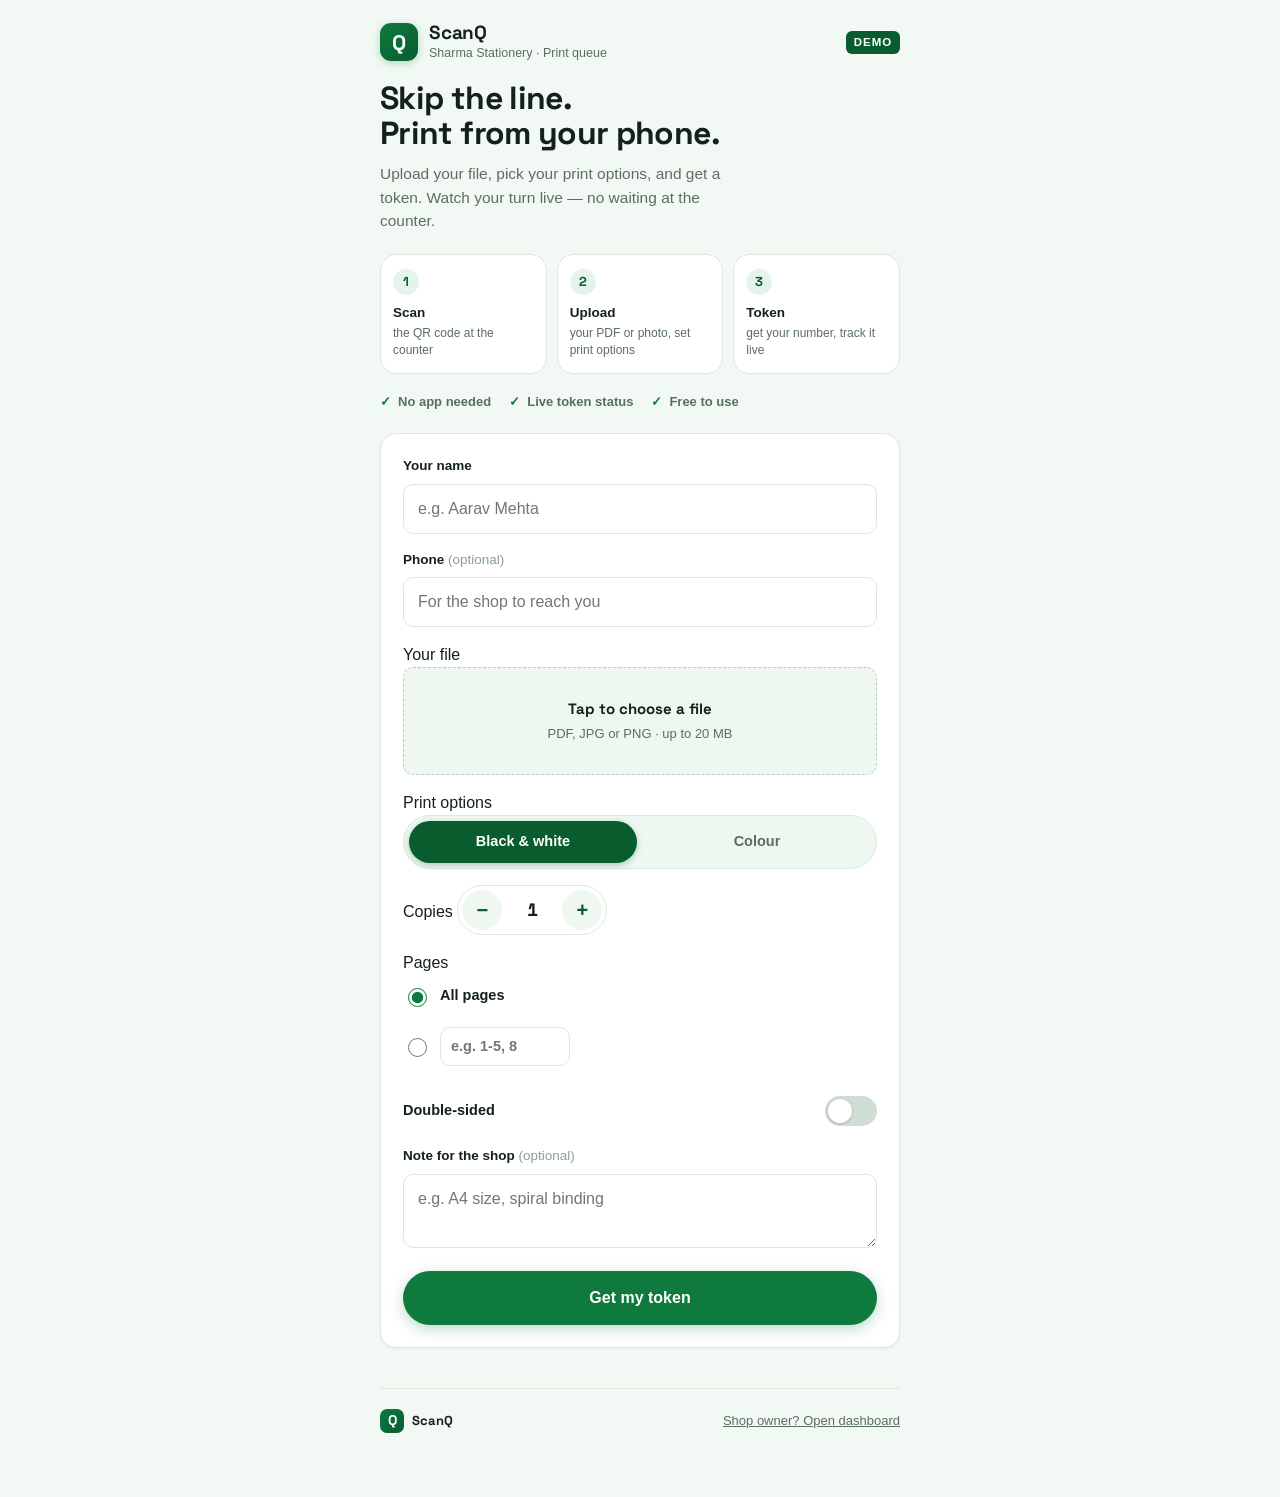
<file: index.html>
<!DOCTYPE html>
<html lang="en">
<head>
  <meta charset="UTF-8" />
  <meta name="viewport" content="width=device-width, initial-scale=1.0, viewport-fit=cover" />
  <title>Print Queue — Upload &amp; Token</title>
  <link rel="stylesheet" href="styles.css" />
  <script src="config.js"></script>
</head>
<body>
  <div class="wrap">
    <header class="top">
      <div class="brand">
        <span class="brandmark">Q</span>
        <span class="brandtext"><strong>ScanQ</strong><small><span data-shop-name>Stationery Shop</span> · Print queue</small></span>
      </div>
      <span class="demo-tag" data-demo-tag hidden>DEMO</span>
    </header>

    <div class="cfg-warn" data-cfg-warn hidden>
      Not connected yet. Add your Supabase URL and anon key in <code>config.js</code>,
      or open with <code>?demo=1</code> to preview.
    </div>

    <!-- ============ UPLOAD FORM ============ -->
    <main id="view-form">
      <h1 class="page">Skip the line.<br />Print from your phone.</h1>
      <p class="sub">Upload your file, pick your print options, and get a token.
        Watch your turn live — no waiting at the counter.</p>

      <ol class="steps">
        <li><span class="stepn">1</span><strong>Scan</strong><span>the QR code at the counter</span></li>
        <li><span class="stepn">2</span><strong>Upload</strong><span>your PDF or photo, set print options</span></li>
        <li><span class="stepn">3</span><strong>Token</strong><span>get your number, track it live</span></li>
      </ol>

      <ul class="trustrow">
        <li><b>✓</b> No app needed</li>
        <li><b>✓</b> Live token status</li>
        <li><b>✓</b> Free to use</li>
      </ul>

      <div style="height:22px"></div>

      <form id="uploadForm" class="card stack" novalidate>
        <div class="field" data-f="name">
          <label class="lbl" for="inName">Your name</label>
          <input type="text" id="inName" autocomplete="name" placeholder="e.g. Aarav Mehta" />
          <div class="err">Please enter your name.</div>
        </div>

        <div class="field">
          <label class="lbl" for="inPhone">Phone <span style="color:var(--faint);font-weight:500">(optional)</span></label>
          <input type="tel" id="inPhone" autocomplete="tel" inputmode="tel" placeholder="For the shop to reach you" />
        </div>

        <div class="field" data-f="file">
          <span class="lbl">Your file</span>
          <div class="dropzone" id="dz" role="button" tabindex="0" aria-label="Choose file to upload">
            <div class="dz-title">Tap to choose a file</div>
            <div class="dz-sub">PDF, JPG or PNG · up to <span data-max-mb>20</span> MB</div>
          </div>
          <input type="file" id="inFile" accept=".pdf,.png,.jpg,.jpeg,.webp" hidden />
          <div id="fileChip" hidden></div>
          <div class="err">Please choose a file to print.</div>
        </div>

        <div class="field">
          <span class="lbl">Print options</span>
          <div class="seg" id="segColor" role="group" aria-label="Colour mode">
            <button type="button" data-v="bw" aria-pressed="true">Black &amp; white</button>
            <button type="button" data-v="color" aria-pressed="false">Colour</button>
          </div>
        </div>

        <div class="field">
          <span class="lbl">Copies</span>
          <div class="stepper">
            <button type="button" id="cpMinus" aria-label="Fewer copies">−</button>
            <span class="val" id="cpVal">1</span>
            <button type="button" id="cpPlus" aria-label="More copies">+</button>
          </div>
        </div>

        <div class="field">
          <span class="lbl">Pages</span>
          <label class="radio-row"><input type="radio" name="pages" value="all" checked /> All pages</label>
          <label class="radio-row"><input type="radio" name="pages" value="custom" />
            <input type="text" id="inPages" placeholder="e.g. 1-5, 8" aria-label="Page range" disabled /></label>
        </div>

        <div class="field">
          <div class="togglerow">
            <span class="t-label">Double-sided</span>
            <span class="switch"><input type="checkbox" id="inDuplex" /><span class="track"></span></span>
          </div>
        </div>

        <div class="field">
          <label class="lbl" for="inNote">Note for the shop <span style="color:var(--faint);font-weight:500">(optional)</span></label>
          <textarea id="inNote" placeholder="e.g. A4 size, spiral binding"></textarea>
        </div>

        <div>
          <button type="submit" class="btn primary" id="btnSubmit">Get my token</button>
          <div class="progress" id="prog"><i></i></div>
        </div>
      </form>
    </main>

    <!-- ============ TOKEN / STATUS ============ -->
    <main id="view-token" hidden>
      <div class="card token-hero">
        <div class="k">YOUR TOKEN</div>
        <div class="n" id="tokenNum">–</div>
        <div class="pos" id="queuePos"></div>
      </div>

      <div style="height:14px"></div>

      <div class="card">
        <div class="kv"><span class="k">Name</span><span class="v" id="dName"></span></div>
        <div class="kv"><span class="k">File</span><span class="v" id="dFile"></span></div>
        <div class="kv"><span class="k">Print</span><span class="v" id="dSettings"></span></div>
      </div>

      <div style="height:14px"></div>

      <div class="card">
        <h2 class="sec" style="margin-top:0">Status</h2>
        <ul class="timeline" id="timeline">
          <li data-s="waiting"><span class="dot"></span><div><div class="t">In queue</div><div class="d">Waiting for the shop to start</div></div></li>
          <li data-s="printing"><span class="dot"></span><div><div class="t">Printing</div><div class="d">Your pages are coming out now</div></div></li>
          <li data-s="completed"><span class="dot"></span><div><div class="t">Ready for pickup</div><div class="d">Show this screen at the counter</div></div></li>
        </ul>
      </div>

      <div style="height:14px"></div>
      <button class="btn ghost block" id="btnAgain">Upload another file</button>
    </main>

    <footer class="foot">
      <span class="fbrand"><span class="brandmark">Q</span>ScanQ</span>
      <a href="admin.html">Shop owner? Open dashboard</a>
    </footer>
  </div>

  <div class="toast" id="toast"></div>
  <script type="module" src="customer.js"></script>
  <script>
    // If the module above never booted (e.g. page opened via file://),
    // tell the user why instead of failing silently.
    setTimeout(function () {
      if (window.__sqBoot) return;
      var t = document.getElementById("toast");
      t.textContent = "Preview tip: serve this folder over HTTP (deployed URL, or run: python3 -m http.server) — it does not run from file://.";
      t.classList.add("show");
    }, 2500);
  </script>
</body>
</html>
</file>
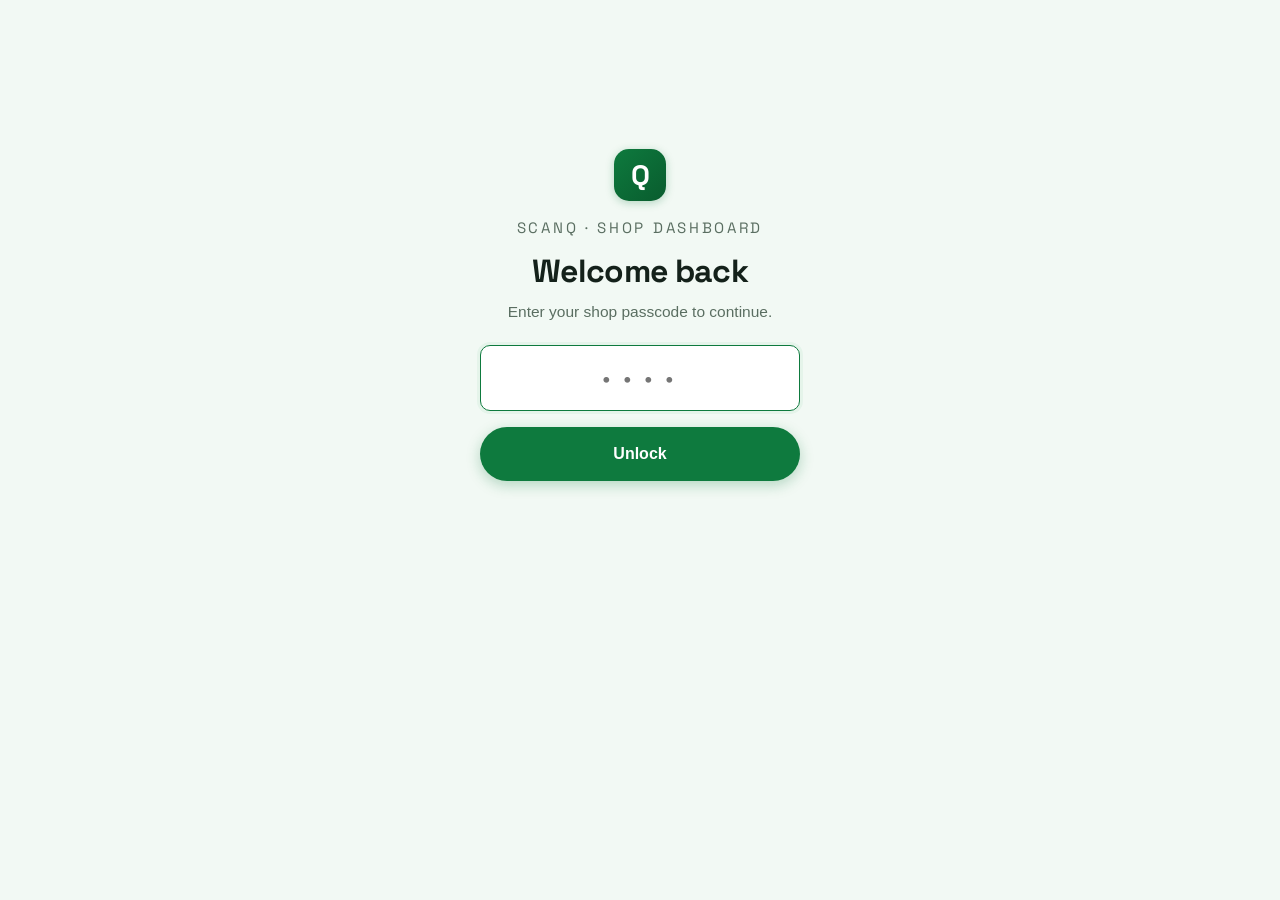
<file: admin.html>
<!DOCTYPE html>
<html lang="en">
<head>
  <meta charset="UTF-8" />
  <meta name="viewport" content="width=device-width, initial-scale=1.0, viewport-fit=cover" />
  <title>Dashboard — Print Queue</title>
  <link rel="stylesheet" href="styles.css" />
  <script src="config.js"></script>
</head>
<body>

  <!-- ============ PASSCODE LOCK ============ -->
  <div class="wrap" id="view-lock" hidden>
    <div class="lockwrap">
      <div class="lock">
        <span class="brandmark">Q</span>
        <div class="n">SCANQ · SHOP DASHBOARD</div>
        <h1 class="page" style="margin-bottom:8px">Welcome back</h1>
        <p class="sub" style="margin-bottom:22px">Enter your shop passcode to continue.</p>
        <input type="password" id="inPass" inputmode="numeric" autocomplete="off"
               placeholder="••••" aria-label="Shop passcode" />
        <div class="err" id="passErr" style="text-align:center;margin:10px 0 0">Wrong passcode. Try again.</div>
        <div style="height:16px"></div>
        <button class="btn primary" id="btnUnlock">Unlock</button>
      </div>
    </div>
  </div>

  <!-- ============ DASHBOARD ============ -->
  <div class="wrap wide" id="view-dash" hidden>
    <header class="top">
      <div class="brand">
        <span class="brandmark">Q</span>
        <span class="brandtext"><strong>ScanQ</strong><small>Shop dashboard · <span id="todayLine">Today</span></small></span>
      </div>
      <div class="topactions">
        <button class="btn ghost small" id="btnMute" aria-pressed="true">Sound on</button>
        <a class="btn ghost small" href="admin.html?display=1" target="_blank" rel="noopener">Counter display</a>
        <span class="live"><i></i>Live</span>
      </div>
    </header>

    <div class="cfg-warn" data-cfg-warn hidden>
      Not connected yet. Add your Supabase URL and anon key in <code>config.js</code>,
      or open with <code>?demo=1</code> to preview.
    </div>

    <div class="stats">
      <div class="stat"><div class="n" id="stWaiting">0</div><div class="l">Waiting</div></div>
      <div class="stat"><div class="n" id="stPrinting">0</div><div class="l">Printing</div></div>
      <div class="stat"><div class="n" id="stDone">0</div><div class="l">Done today</div></div>
    </div>

    <button class="btn primary" id="btnNext" style="max-width:340px">Call next token</button>

    <div class="tabs" role="tablist">
      <button role="tab" data-tab="waiting" aria-selected="true">Waiting<span class="c" id="cWaiting"></span></button>
      <button role="tab" data-tab="printing" aria-selected="false">Printing<span class="c" id="cPrinting"></span></button>
      <button role="tab" data-tab="done" aria-selected="false">Done<span class="c" id="cDone"></span></button>
    </div>

    <div id="queueList"></div>
  </div>

  <!-- ============ COUNTER DISPLAY BOARD ============ -->
  <div id="view-board" hidden>
    <div class="board">
      <div class="blogo">SCANQ</div>
      <div id="boardMain"></div>
      <div class="next" id="boardNext"></div>
    </div>
  </div>

  <div class="toast" id="toast"></div>
  <script type="module" src="admin.js"></script>
  <script>
    setTimeout(function () {
      if (window.__sqBoot) return;
      var t = document.getElementById("toast");
      t.textContent = "Preview tip: serve this folder over HTTP (deployed URL, or run: python3 -m http.server) — it does not run from file://.";
      t.classList.add("show");
    }, 2500);
  </script>
</body>
</html>
</file>
<file: styles.css>
/* ScanQ — professional green & white design system.
   Self-hosted Space Grotesk for display; system sans for body.
   Shape rule: cards 16px, inputs 10px, buttons pill. */

@font-face {
  font-family: "Space Grotesk";
  src: url("fonts/space-grotesk-400.woff2") format("woff2");
  font-weight: 400; font-style: normal; font-display: swap;
}
@font-face {
  font-family: "Space Grotesk";
  src: url("fonts/space-grotesk-500.woff2") format("woff2");
  font-weight: 500; font-style: normal; font-display: swap;
}
@font-face {
  font-family: "Space Grotesk";
  src: url("fonts/space-grotesk-600.woff2") format("woff2");
  font-weight: 600; font-style: normal; font-display: swap;
}
@font-face {
  font-family: "Space Grotesk";
  src: url("fonts/space-grotesk-700.woff2") format("woff2");
  font-weight: 700; font-style: normal; font-display: swap;
}

:root {
  --paper: #f2f9f4;
  --card: #ffffff;
  --ink: #14211a;
  --muted: #5a6e61;
  --faint: #8aa093;
  --line: #dbe9df;
  --brand: #0e7a3e;
  --brand-deep: #095c2e;
  --brand-ink: #ffffff;
  --brand-soft: #e5f4ea;
  --brand-mist: #eef8f1;
  --board: #0b2e1d;
  --warn: #9a6b0f;
  --warn-soft: #fbf2dc;
  --bad: #b3372a;
  --bad-soft: #fbe9e6;
  --r-card: 16px;
  --r-input: 10px;
  --font: -apple-system, BlinkMacSystemFont, "Segoe UI", Roboto, "Helvetica Neue", Arial, sans-serif;
  --display: "Space Grotesk", -apple-system, BlinkMacSystemFont, "Segoe UI", sans-serif;
}

* { box-sizing: border-box; }
html { -webkit-text-size-adjust: 100%; }
body {
  margin: 0;
  font-family: var(--font);
  background: var(--paper);
  color: var(--ink);
  line-height: 1.5;
  -webkit-font-smoothing: antialiased;
}
h1, h2, h3, p { margin: 0; }

.wrap { max-width: 560px; margin: 0 auto; padding: 0 20px 64px; }
.wrap.wide { max-width: 880px; }

/* ---------- brand header ---------- */
.top {
  display: flex; align-items: center; justify-content: space-between;
  gap: 12px; padding: 22px 0 18px;
}
.brand { display: flex; align-items: center; gap: 11px; }
.brandmark {
  width: 38px; height: 38px; border-radius: 11px; flex: none;
  background: linear-gradient(135deg, var(--brand) 0%, var(--brand-deep) 100%);
  color: #fff; display: grid; place-items: center;
  font-family: var(--display); font-weight: 700; font-size: 21px;
  box-shadow: 0 2px 8px rgba(14, 122, 62, 0.28);
}
.brandtext strong { font-family: var(--display); font-size: 19px; font-weight: 700; letter-spacing: -0.01em; display: block; line-height: 1.15; }
.brandtext small { display: block; font-size: 12.5px; font-weight: 500; color: var(--muted); }
.topactions { display: flex; gap: 8px; align-items: center; }
.live { display: inline-flex; align-items: center; gap: 7px; font-size: 12.5px; color: var(--muted); font-weight: 600; }
.live i { width: 8px; height: 8px; border-radius: 50%; background: var(--brand); display: inline-block; }
@media (prefers-reduced-motion: no-preference) {
  .live i { animation: pulse 2s infinite; }
  @keyframes pulse { 50% { opacity: 0.35; } }
}

/* ---------- hero ---------- */
h1.page { font-family: var(--display); font-size: 32px; letter-spacing: -0.02em; line-height: 1.12; font-weight: 700; }
p.sub { color: var(--muted); font-size: 15.5px; margin-top: 10px; max-width: 44ch; }

.steps { list-style: none; margin: 22px 0 0; padding: 0; display: grid; grid-template-columns: repeat(3, 1fr); gap: 10px; }
.steps li { background: var(--card); border: 1px solid var(--line); border-radius: var(--r-card); padding: 14px 12px; }
.steps .stepn {
  width: 26px; height: 26px; border-radius: 50%; background: var(--brand-soft); color: var(--brand-deep);
  font-family: var(--display); font-weight: 700; font-size: 13px;
  display: grid; place-items: center; margin-bottom: 8px;
}
.steps strong { display: block; font-size: 13.5px; font-weight: 700; }
.steps span:last-child { font-size: 12px; color: var(--muted); line-height: 1.4; display: block; margin-top: 2px; }

.trustrow { display: flex; flex-wrap: wrap; gap: 8px 18px; margin: 18px 0 0; padding: 0; list-style: none; }
.trustrow li { font-size: 13px; font-weight: 600; color: var(--muted); display: flex; align-items: center; gap: 7px; }
.trustrow li b { color: var(--brand); font-weight: 800; }

/* ---------- cards & sections ---------- */
.card {
  background: var(--card);
  border: 1px solid var(--line);
  border-radius: var(--r-card);
  padding: 22px;
  box-shadow: 0 1px 3px rgba(20, 33, 26, 0.05);
}
.stack > * + * { margin-top: 14px; }
h2.sec { font-family: var(--display); font-size: 13px; font-weight: 700; letter-spacing: 0.05em; color: var(--muted); margin: 26px 0 10px; }

/* ---------- forms ---------- */
.field { margin-bottom: 16px; }
.field:last-child { margin-bottom: 0; }
label.lbl { display: block; font-size: 13.5px; font-weight: 650; margin-bottom: 7px; }
.hint { font-size: 12.5px; color: var(--muted); margin-top: 6px; }
input[type="text"], input[type="tel"], input[type="password"], textarea {
  width: 100%;
  font: inherit; font-size: 16px;
  padding: 12px 14px;
  border: 1.5px solid var(--line);
  border-radius: var(--r-input);
  background: #fff; color: var(--ink);
  outline: none;
  transition: border-color 0.15s, box-shadow 0.15s;
}
input:focus, textarea:focus { border-color: var(--brand); box-shadow: 0 0 0 3px var(--brand-soft); }
textarea { resize: vertical; min-height: 64px; }
.err { font-size: 13px; color: var(--bad); margin-top: 6px; display: none; }
.field.invalid .err { display: block; }
.field.invalid input { border-color: var(--bad); }

/* dropzone */
.dropzone {
  border: 1.5px dashed #b9cfc0;
  border-radius: var(--r-input);
  padding: 30px 18px;
  text-align: center;
  cursor: pointer;
  background: var(--brand-mist);
  transition: border-color 0.15s, background 0.15s;
}
.dropzone:hover, .dropzone.over { border-color: var(--brand); background: var(--brand-soft); }
.dropzone .dz-title { font-weight: 700; font-size: 15px; font-family: var(--display); }
.dropzone .dz-sub { font-size: 13px; color: var(--muted); margin-top: 4px; }
.filechip {
  display: flex; align-items: center; gap: 10px;
  border: 1.5px solid var(--line); border-radius: var(--r-input);
  padding: 12px 14px; background: #fff;
}
.filechip .fn { font-weight: 600; font-size: 14.5px; overflow: hidden; text-overflow: ellipsis; white-space: nowrap; }
.filechip .fs { font-size: 12.5px; color: var(--muted); }
.filechip .rm { margin-left: auto; border: 0; background: none; color: var(--muted);
  font-size: 18px; cursor: pointer; padding: 4px 8px; border-radius: 8px; }
.filechip .rm:hover { color: var(--bad); background: var(--bad-soft); }

/* segmented control */
.seg { display: grid; grid-template-columns: 1fr 1fr; gap: 6px; background: var(--brand-mist);
  border: 1px solid var(--line); border-radius: 999px; padding: 5px; }
.seg button {
  border: 0; background: none; font: inherit; font-size: 14.5px; font-weight: 600;
  padding: 10px; border-radius: 999px; cursor: pointer; color: var(--muted);
  transition: background 0.15s, color 0.15s;
}
.seg button[aria-pressed="true"] { background: var(--brand-deep); color: #fff; box-shadow: 0 2px 6px rgba(9, 92, 46, 0.3); }

/* stepper */
.stepper { display: inline-flex; align-items: center; gap: 4px;
  border: 1.5px solid var(--line); border-radius: 999px; padding: 4px; background: #fff; }
.stepper button {
  width: 40px; height: 40px; border-radius: 50%; border: 0; background: var(--brand-mist);
  font-size: 20px; font-weight: 600; cursor: pointer; color: var(--brand-deep); line-height: 1;
}
.stepper button:active { transform: scale(0.94); }
.stepper .val { min-width: 52px; text-align: center; font-family: var(--display);
  font-size: 18px; font-weight: 700; font-variant-numeric: tabular-nums; }

/* toggle row */
.togglerow { display: flex; align-items: center; justify-content: space-between; padding: 4px 0; }
.togglerow .t-label { font-size: 14.5px; font-weight: 600; }
.switch { position: relative; width: 52px; height: 30px; flex: none; }
.switch input { opacity: 0; width: 100%; height: 100%; position: absolute; margin: 0; cursor: pointer; }
.switch .track { position: absolute; inset: 0; background: #cfddd4; border-radius: 999px; transition: background 0.15s; }
.switch .track::after { content: ""; position: absolute; top: 3px; left: 3px; width: 24px; height: 24px;
  background: #fff; border-radius: 50%; transition: transform 0.15s; box-shadow: 0 1px 3px rgba(0,0,0,0.2); }
.switch input:checked + .track { background: var(--brand); }
.switch input:checked + .track::after { transform: translateX(22px); }
.switch input:focus-visible + .track { outline: 2px solid var(--brand); outline-offset: 2px; }

/* radio rows */
.radio-row { display: flex; gap: 10px; align-items: center; padding: 10px 0; font-size: 14.5px; font-weight: 550; }
.radio-row input[type="radio"] { width: 19px; height: 19px; accent-color: var(--brand); }
.radio-row input[type="text"] { max-width: 130px; padding: 8px 10px; font-size: 14.5px; }

/* ---------- buttons ---------- */
.btn {
  display: inline-flex; align-items: center; justify-content: center; gap: 8px;
  font: inherit; font-size: 16px; font-weight: 700;
  border: 0; border-radius: 999px; cursor: pointer;
  padding: 15px 26px;
  transition: transform 0.08s, background 0.15s, opacity 0.15s, box-shadow 0.15s;
  text-decoration: none;
}
.btn:active { transform: scale(0.98); }
.btn.primary { background: var(--brand); color: #fff; width: 100%; box-shadow: 0 4px 14px rgba(14, 122, 62, 0.28); }
.btn.primary:hover { background: var(--brand-deep); }
.btn.primary:disabled { background: #a9c9b6; cursor: not-allowed; box-shadow: none; }
.btn.ghost { background: #fff; color: var(--ink); border: 1.5px solid var(--line); padding: 11px 20px; font-size: 14.5px; }
.btn.ghost:hover { border-color: var(--brand); color: var(--brand-deep); }
.btn.small { padding: 9px 16px; font-size: 13.5px; }
.btn.danger-text { background: none; color: var(--bad); padding: 9px 12px; font-size: 13.5px; font-weight: 650; box-shadow: none; }
.btn.danger-text:hover { background: var(--bad-soft); }
.btn.block { width: 100%; }

/* progress */
.progress { height: 8px; background: var(--brand-mist); border-radius: 999px; overflow: hidden; margin-top: 12px; display: none; }
.progress.show { display: block; }
.progress i { display: block; height: 100%; width: 0; background: var(--brand); border-radius: 999px; transition: width 0.2s; }

/* ---------- token hero ---------- */
.token-hero { text-align: center; padding: 34px 22px 30px; position: relative; overflow: hidden; }
.token-hero::before {
  content: ""; position: absolute; inset: 0;
  background: radial-gradient(ellipse 80% 60% at 50% 0%, var(--brand-soft) 0%, transparent 70%);
  pointer-events: none;
}
.token-hero .k { position: relative; font-family: var(--display); font-size: 13px; font-weight: 700; letter-spacing: 0.08em; color: var(--brand-deep); }
.token-hero .n {
  position: relative;
  font-family: var(--display); font-variant-numeric: tabular-nums;
  font-size: 96px; font-weight: 700; letter-spacing: -0.04em; line-height: 1.1;
  margin: 6px 0 2px;
}
.token-hero .pos { position: relative; font-size: 15px; color: var(--muted); }
.token-hero .pos strong { color: var(--ink); }
.kv { display: flex; justify-content: space-between; gap: 12px; padding: 9px 0; font-size: 14.5px;
  border-top: 1px solid var(--line); }
.kv:first-child { border-top: 0; }
.kv .k { color: var(--muted); }
.kv .v { font-weight: 600; text-align: right; }

/* status timeline */
.timeline { list-style: none; margin: 6px 0 0; padding: 0; }
.timeline li { display: flex; gap: 12px; align-items: flex-start; padding: 10px 0; color: var(--faint); }
.timeline .dot { width: 26px; height: 26px; border-radius: 50%; flex: none;
  border: 2px solid var(--line); background: #fff; display: grid; place-items: center;
  font-size: 13px; font-weight: 700; margin-top: 1px; }
.timeline li .t { font-weight: 650; font-size: 14.5px; }
.timeline li .d { font-size: 12.5px; }
.timeline li.done { color: var(--ink); }
.timeline li.done .dot { background: var(--brand); border-color: var(--brand); color: #fff; }
.timeline li.now { color: var(--ink); }
.timeline li.now .dot { border-color: var(--brand); color: var(--brand); box-shadow: 0 0 0 4px var(--brand-soft); }

/* ---------- admin ---------- */
.stats { display: grid; grid-template-columns: repeat(3, 1fr); gap: 10px; margin: 16px 0; }
.stat { background: var(--card); border: 1px solid var(--line); border-radius: var(--r-card);
  padding: 14px 16px; position: relative; overflow: hidden; }
.stat::after { content: ""; position: absolute; left: 0; top: 0; bottom: 0; width: 4px; background: var(--brand); opacity: 0; }
.stat.hot::after { opacity: 1; }
.stat .n { font-family: var(--display); font-size: 30px; font-weight: 700; font-variant-numeric: tabular-nums; }
.stat .l { font-size: 12.5px; color: var(--muted); font-weight: 600; }
.tabs { display: flex; gap: 6px; margin: 18px 0 12px; }
.tabs button { border: 1.5px solid var(--line); background: #fff; border-radius: 999px;
  padding: 9px 18px; font: inherit; font-size: 14px; font-weight: 650; cursor: pointer; color: var(--muted); }
.tabs button[aria-selected="true"] { background: var(--brand-deep); border-color: var(--brand-deep); color: #fff; }
.tabs button .c { font-family: var(--display); font-variant-numeric: tabular-nums; opacity: 0.75; margin-left: 6px; }

.qcard { background: var(--card); border: 1px solid var(--line); border-radius: var(--r-card);
  padding: 18px; margin-bottom: 12px; }
.qcard.flash { border-color: var(--brand); box-shadow: 0 0 0 3px var(--brand-soft); }
.qcard-top { display: flex; gap: 14px; align-items: flex-start; }
.qtoken { font-family: var(--display); font-variant-numeric: tabular-nums; font-size: 34px; font-weight: 700;
  letter-spacing: -0.03em; line-height: 1; min-width: 64px; }
.qmeta { flex: 1; min-width: 0; }
.qname { font-weight: 700; font-size: 16px; font-family: var(--display); }
.qtime { font-size: 12.5px; color: var(--muted); margin-top: 2px; }
.qfile { display: flex; align-items: center; gap: 8px; margin-top: 10px; font-size: 13.5px;
  background: var(--brand-mist); border-radius: var(--r-input); padding: 9px 12px; }
.qfile .fn { font-weight: 600; overflow: hidden; text-overflow: ellipsis; white-space: nowrap; }
.qfile .fs { color: var(--muted); flex: none; }
.chips { display: flex; flex-wrap: wrap; gap: 6px; margin-top: 10px; }
.chip { font-size: 12.5px; font-weight: 650; padding: 5px 11px; border-radius: 999px;
  background: var(--paper); border: 1px solid var(--line); color: var(--muted); }
.chip.accent { background: var(--brand-soft); border-color: transparent; color: var(--brand-deep); }
.qnote { font-size: 13px; color: var(--muted); margin-top: 8px; font-style: italic; }
.qactions { display: flex; gap: 8px; margin-top: 14px; flex-wrap: wrap; }
.st { font-size: 12px; font-weight: 700; padding: 4px 10px; border-radius: 999px; letter-spacing: 0.02em; }
.st.waiting { background: var(--brand-soft); color: var(--brand-deep); }
.st.printing { background: var(--warn-soft); color: var(--warn); }
.st.completed { background: var(--brand-deep); color: #fff; }
.st.cancelled { background: var(--paper); color: var(--muted); }

.empty { text-align: center; padding: 48px 20px; color: var(--muted); }
.empty .big { font-family: var(--display); font-size: 16px; font-weight: 700; color: var(--ink); margin-bottom: 6px; }

/* passcode lock */
.lockwrap { min-height: 70vh; display: grid; place-items: center; }
.lock { text-align: center; max-width: 320px; width: 100%; }
.lock .brandmark { margin: 0 auto 16px; width: 52px; height: 52px; font-size: 28px; border-radius: 15px; }
.lock .n { font-family: var(--display); font-size: 15px; color: var(--muted); letter-spacing: 0.18em; margin-bottom: 14px; }
.lock input { text-align: center; font-size: 24px; letter-spacing: 0.5em; font-family: var(--display);
  padding: 14px 10px 14px 18px; }

/* counter display board */
.board { min-height: 100dvh; display: flex; flex-direction: column; justify-content: center;
  align-items: center; text-align: center; padding: 32px 20px; background: var(--board); color: #fff; }
.board .k { font-family: var(--display); font-size: 15px; font-weight: 700; letter-spacing: 0.16em; color: #9fd4b4; }
.board .n { font-family: var(--display); font-variant-numeric: tabular-nums;
  font-size: clamp(120px, 28vw, 260px); font-weight: 700; letter-spacing: -0.04em; line-height: 1; margin: 10px 0; }
.board .who { font-size: 22px; color: #d9efe2; font-weight: 600; }
.board .next { margin-top: 44px; font-size: 15px; color: #9fd4b4; }
.board .next strong { color: #fff; font-family: var(--display); font-variant-numeric: tabular-nums; }
.board .idle { font-size: 20px; color: #9fd4b4; max-width: 30ch; }
.board .blogo { font-family: var(--display); font-weight: 700; letter-spacing: 0.2em; font-size: 14px; color: #9fd4b4;
  border: 1.5px solid #2c5a40; border-radius: 999px; padding: 8px 20px; margin-bottom: 34px; }

/* toast */
.toast { position: fixed; left: 50%; bottom: 24px; transform: translateX(-50%) translateY(20px);
  background: var(--ink); color: #fff; font-size: 14px; font-weight: 600;
  padding: 12px 20px; border-radius: 999px; opacity: 0; pointer-events: none;
  transition: opacity 0.2s, transform 0.2s; z-index: 50; max-width: 90vw; text-align: center; }
.toast.show { opacity: 1; transform: translateX(-50%) translateY(0); }

.cfg-warn { background: var(--warn-soft); border: 1px solid #ecd9ae; color: #7a5410;
  border-radius: var(--r-card); padding: 14px 18px; font-size: 14px; margin-bottom: 16px; }
.cfg-warn code { font-family: var(--display); font-size: 13px; }
.demo-tag { display: inline-block; font-size: 11.5px; font-weight: 800; letter-spacing: 0.08em;
  background: var(--brand-deep); color: #fff; border-radius: 6px; padding: 3px 8px; vertical-align: middle; }

.foot { margin-top: 40px; padding-top: 20px; border-top: 1px solid var(--line);
  display: flex; justify-content: space-between; align-items: center; font-size: 13px; color: var(--muted); }
.foot .fbrand { display: flex; align-items: center; gap: 8px; font-weight: 700; color: var(--ink); font-family: var(--display); }
.foot .fbrand .brandmark { width: 24px; height: 24px; font-size: 14px; border-radius: 7px; box-shadow: none; }
.foot a { color: var(--muted); }
.foot a:hover { color: var(--brand-deep); }

@media (max-width: 480px) {
  h1.page { font-size: 27px; }
  .token-hero .n { font-size: 84px; }
  .card { padding: 18px; }
  .steps { grid-template-columns: 1fr 1fr 1fr; gap: 8px; }
  .steps li { padding: 12px 10px; }
}
@media (prefers-reduced-motion: reduce) {
  * { animation: none !important; transition: none !important; }
}
</file>
